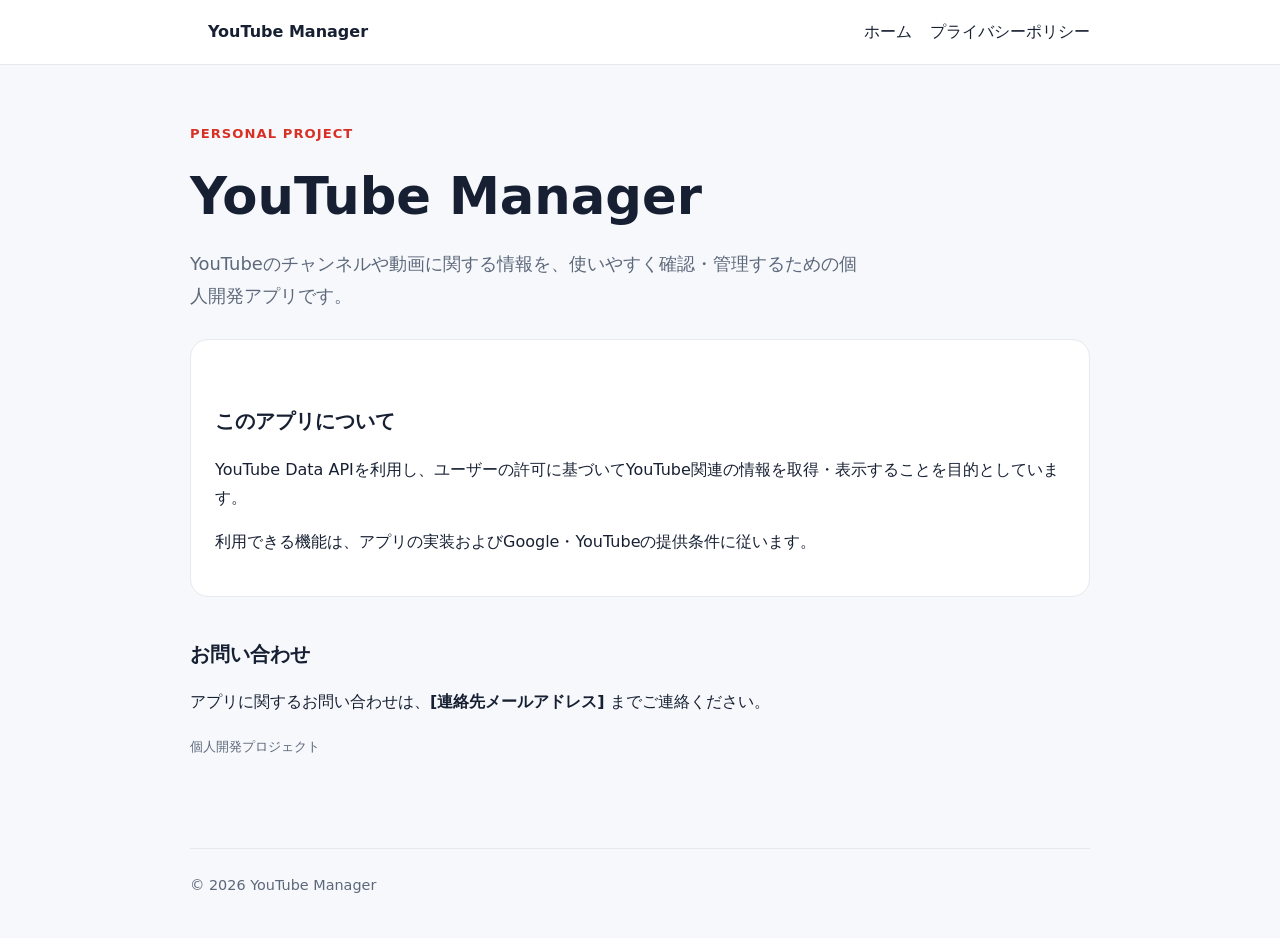
<file: index.html>
<!doctype html>
<html lang="ja">
<head>
  <meta charset="utf-8">
  <meta name="viewport" content="width=device-width, initial-scale=1">
  <title>YouTube Manager</title>
  <meta name="description" content="YouTubeチャンネルや動画情報を扱うための個人開発ツールです。">
  <link rel="stylesheet" href="style.css">
</head>
<body>
<header><nav>
  <a class="brand" href="./">YouTube Manager</a>
  <div><a href="./">ホーム</a><a href="privacy.html">プライバシーポリシー</a></div>
</nav></header>
<main>
  <div class="eyebrow">Personal project</div>
  <h1>YouTube Manager</h1>
  <p class="lead">YouTubeのチャンネルや動画に関する情報を、使いやすく確認・管理するための個人開発アプリです。</p>
  <section class="panel">
    <h2>このアプリについて</h2>
    <p>YouTube Data APIを利用し、ユーザーの許可に基づいてYouTube関連の情報を取得・表示することを目的としています。</p>
    <p>利用できる機能は、アプリの実装およびGoogle・YouTubeの提供条件に従います。</p>
  </section>
  <section>
    <h2>お問い合わせ</h2>
    <p>アプリに関するお問い合わせは、<strong>[連絡先メールアドレス]</strong> までご連絡ください。</p>
  </section>
  <p class="muted"><small>個人開発プロジェクト</small></p>
</main>
<footer>© 2026 YouTube Manager</footer>
</body>
</html>
</file>
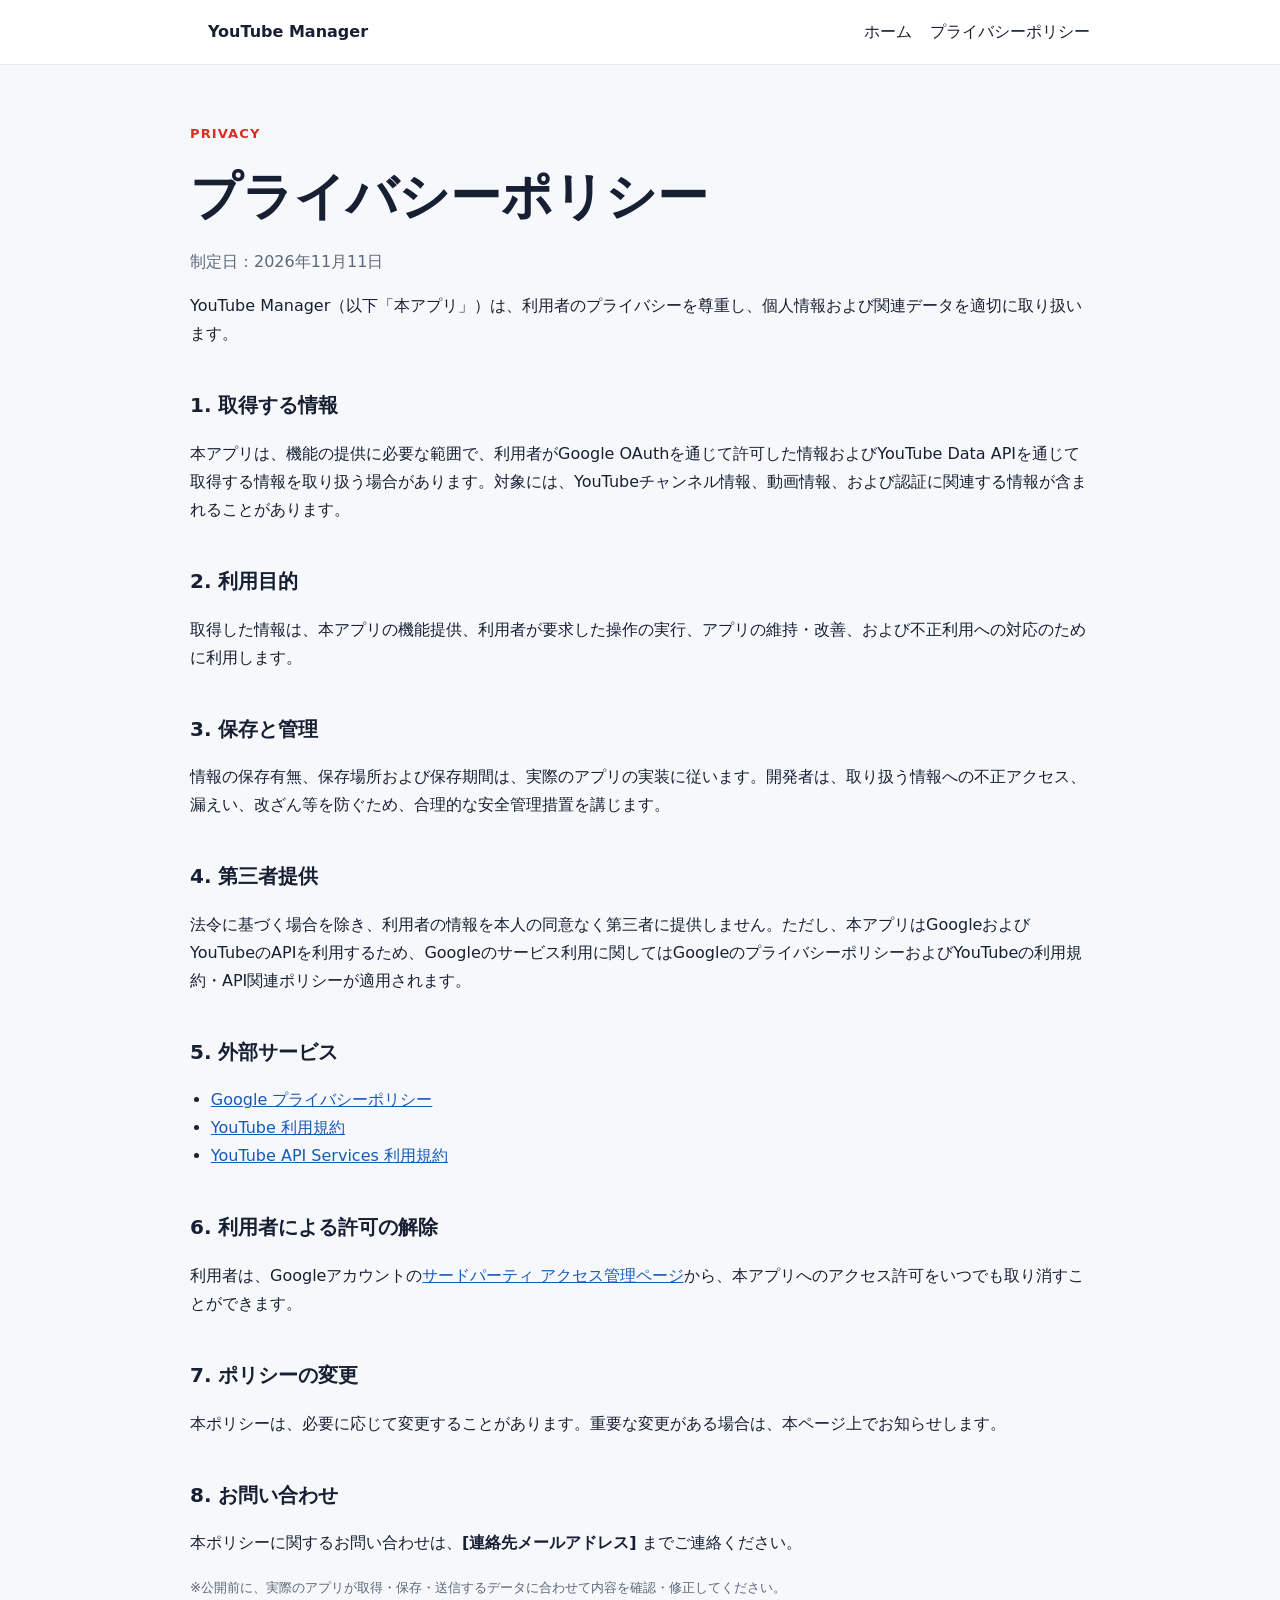
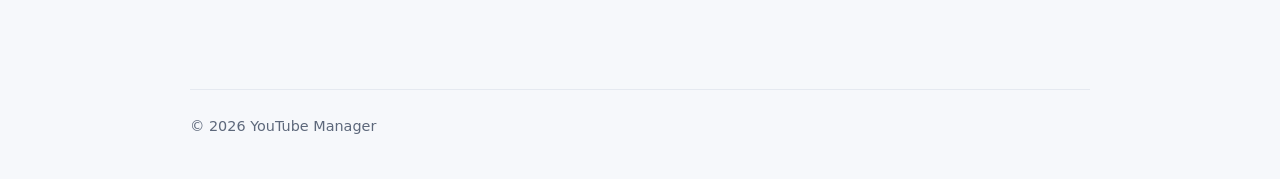
<file: privacy.html>
<!doctype html>
<html lang="ja">
<head>
  <meta charset="utf-8">
  <meta name="viewport" content="width=device-width, initial-scale=1">
  <title>プライバシーポリシー | YouTube Manager</title>
  <meta name="description" content="YouTube Managerのプライバシーポリシーです。">
  <link rel="stylesheet" href="style.css">
</head>
<body>
<header><nav>
  <a class="brand" href="./">YouTube Manager</a>
  <div><a href="./">ホーム</a><a href="privacy.html">プライバシーポリシー</a></div>
</nav></header>
<main>
  <div class="eyebrow">Privacy</div>
  <h1>プライバシーポリシー</h1>
  <p class="muted">制定日：2026年11月11日</p>
  <p>YouTube Manager（以下「本アプリ」）は、利用者のプライバシーを尊重し、個人情報および関連データを適切に取り扱います。</p>

  <h2>1. 取得する情報</h2>
  <p>本アプリは、機能の提供に必要な範囲で、利用者がGoogle OAuthを通じて許可した情報およびYouTube Data APIを通じて取得する情報を取り扱う場合があります。対象には、YouTubeチャンネル情報、動画情報、および認証に関連する情報が含まれることがあります。</p>

  <h2>2. 利用目的</h2>
  <p>取得した情報は、本アプリの機能提供、利用者が要求した操作の実行、アプリの維持・改善、および不正利用への対応のために利用します。</p>

  <h2>3. 保存と管理</h2>
  <p>情報の保存有無、保存場所および保存期間は、実際のアプリの実装に従います。開発者は、取り扱う情報への不正アクセス、漏えい、改ざん等を防ぐため、合理的な安全管理措置を講じます。</p>

  <h2>4. 第三者提供</h2>
  <p>法令に基づく場合を除き、利用者の情報を本人の同意なく第三者に提供しません。ただし、本アプリはGoogleおよびYouTubeのAPIを利用するため、Googleのサービス利用に関してはGoogleのプライバシーポリシーおよびYouTubeの利用規約・API関連ポリシーが適用されます。</p>

  <h2>5. 外部サービス</h2>
  <ul>
    <li><a href="https://policies.google.com/privacy" target="_blank" rel="noopener">Google プライバシーポリシー</a></li>
    <li><a href="https://www.youtube.com/t/terms" target="_blank" rel="noopener">YouTube 利用規約</a></li>
    <li><a href="https://developers.google.com/youtube/terms/api-services-terms-of-service" target="_blank" rel="noopener">YouTube API Services 利用規約</a></li>
  </ul>

  <h2>6. 利用者による許可の解除</h2>
  <p>利用者は、Googleアカウントの<a href="https://myaccount.google.com/permissions" target="_blank" rel="noopener">サードパーティ アクセス管理ページ</a>から、本アプリへのアクセス許可をいつでも取り消すことができます。</p>

  <h2>7. ポリシーの変更</h2>
  <p>本ポリシーは、必要に応じて変更することがあります。重要な変更がある場合は、本ページ上でお知らせします。</p>

  <h2>8. お問い合わせ</h2>
  <p>本ポリシーに関するお問い合わせは、<strong>[連絡先メールアドレス]</strong> までご連絡ください。</p>
  <p class="muted"><small>※公開前に、実際のアプリが取得・保存・送信するデータに合わせて内容を確認・修正してください。</small></p>
</main>
<footer>© 2026 YouTube Manager</footer>
</body>
</html>
</file>
<file: style.css>
:root { color-scheme: light; --ink:#172033; --muted:#5d687b; --line:#e5e9f0; --accent:#d93025; --bg:#f6f8fb; }
* { box-sizing:border-box; }
body { margin:0; font-family:system-ui,-apple-system,"Segoe UI",sans-serif; color:var(--ink); background:var(--bg); line-height:1.75; }
header { background:#fff; border-bottom:1px solid var(--line); }
nav, main, footer { width:min(900px, calc(100% - 40px)); margin:auto; }
nav { padding:18px 0; display:flex; justify-content:space-between; gap:20px; flex-wrap:wrap; }
nav a { color:var(--ink); text-decoration:none; margin-left:18px; }
.brand { font-weight:750; }
main { padding:58px 0 72px; }
.eyebrow { color:var(--accent); font-weight:700; letter-spacing:.08em; text-transform:uppercase; font-size:.82rem; }
h1 { font-size:clamp(2rem,5vw,3.2rem); line-height:1.2; margin:.4em 0; }
h2 { margin-top:2em; font-size:1.25rem; }
.lead { color:var(--muted); font-size:1.12rem; max-width:680px; }
.panel { background:#fff; border:1px solid var(--line); border-radius:18px; padding:24px; margin-top:28px; }
small, .muted { color:var(--muted); }
footer { border-top:1px solid var(--line); padding:24px 0 40px; color:var(--muted); font-size:.9rem; }
a { color:#1759b7; }
ul { padding-left:1.3em; }
</file>
